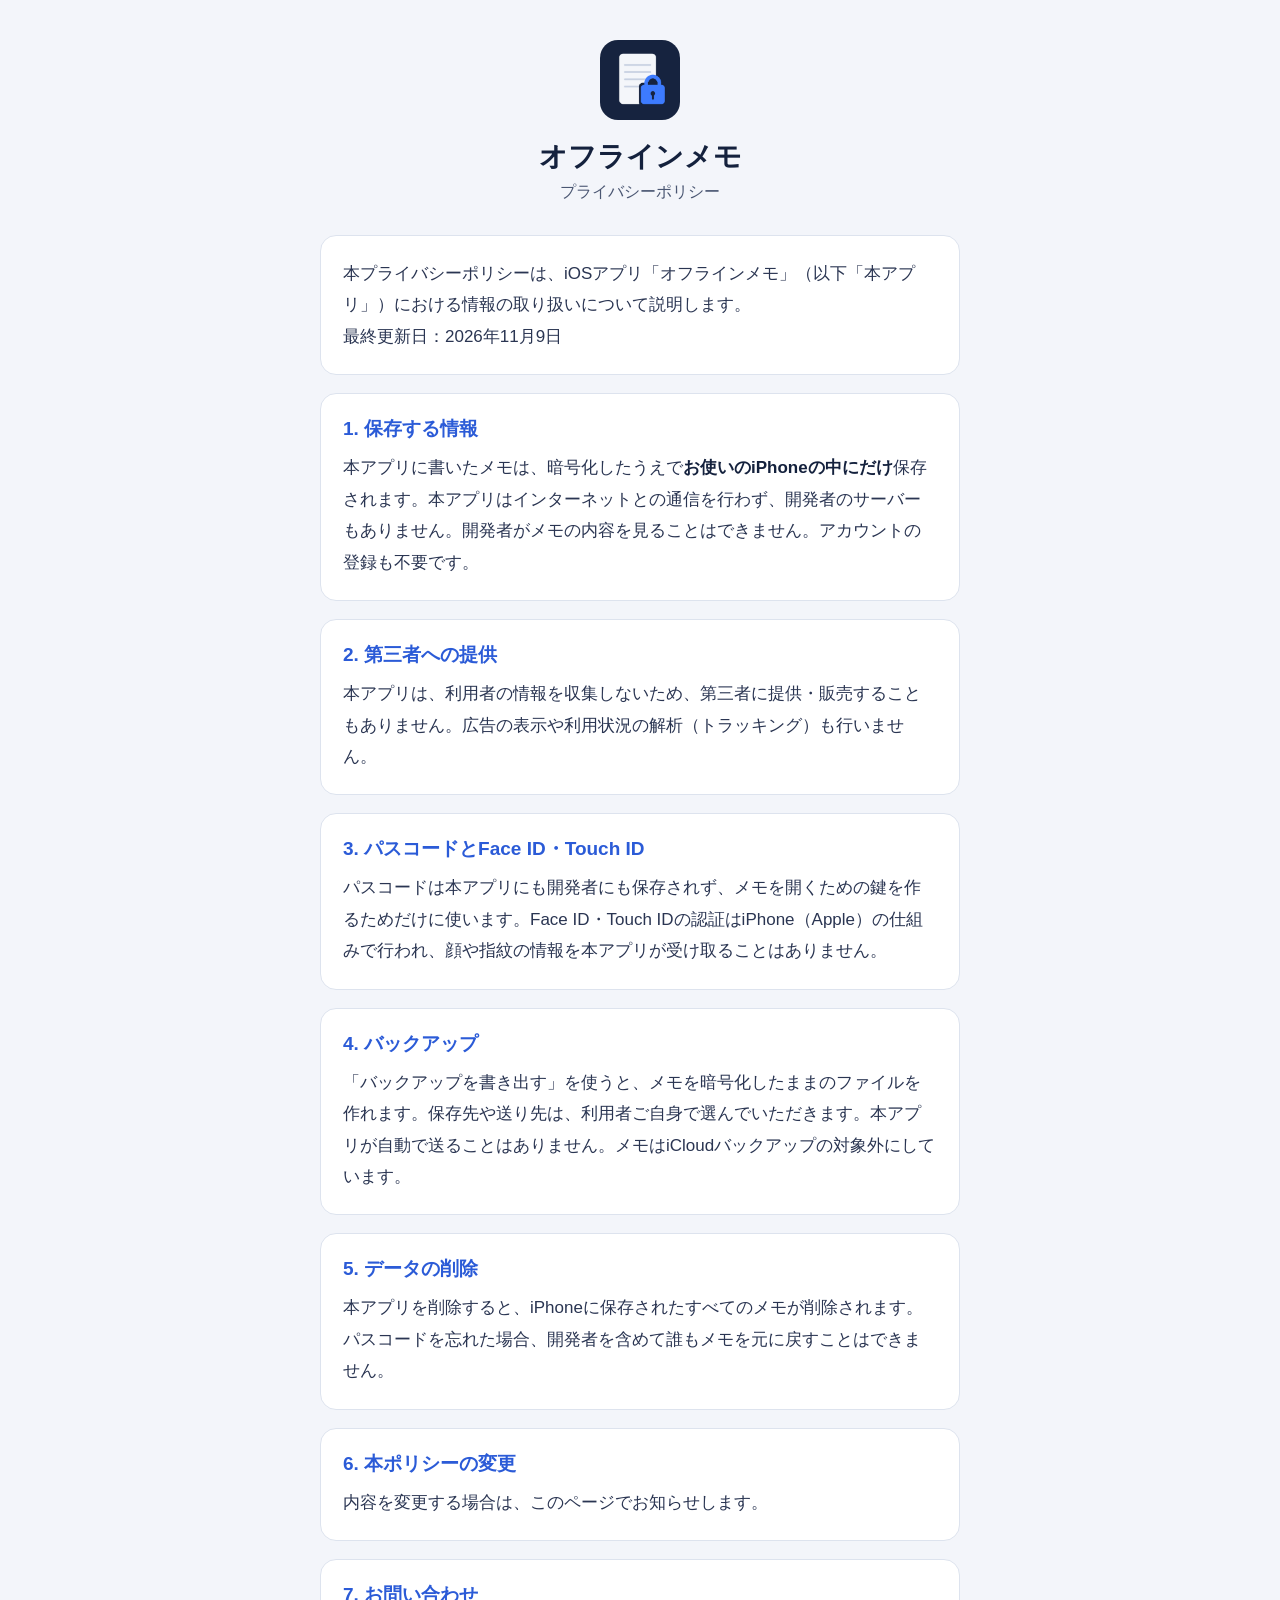
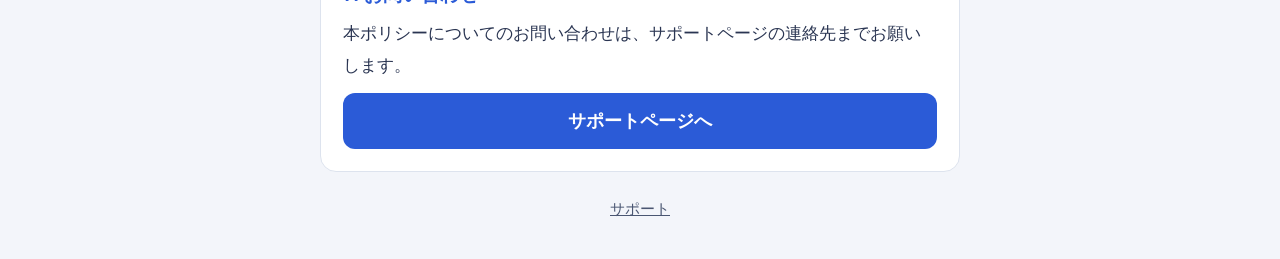
<file: index.html>
<!doctype html><html lang="ja"><head><meta charset="utf-8">
<meta name="viewport" content="width=device-width,initial-scale=1">
<title>プライバシーポリシー — オフラインメモ</title><link rel="stylesheet" href="style.css"></head>
<body><div class="container">
<div class="header"><img class="icon" src="icon.png" alt=""><h1>オフラインメモ</h1><p class="subtitle">プライバシーポリシー</p></div>
<div class="card"><p>本プライバシーポリシーは、iOSアプリ「オフラインメモ」（以下「本アプリ」）における情報の取り扱いについて説明します。<br>最終更新日：2026年11月9日</p></div>
<div class="card"><h2>1. 保存する情報</h2><p>本アプリに書いたメモは、暗号化したうえで<b>お使いのiPhoneの中にだけ</b>保存されます。本アプリはインターネットとの通信を行わず、開発者のサーバーもありません。開発者がメモの内容を見ることはできません。アカウントの登録も不要です。</p></div>
<div class="card"><h2>2. 第三者への提供</h2><p>本アプリは、利用者の情報を収集しないため、第三者に提供・販売することもありません。広告の表示や利用状況の解析（トラッキング）も行いません。</p></div>
<div class="card"><h2>3. パスコードとFace ID・Touch ID</h2><p>パスコードは本アプリにも開発者にも保存されず、メモを開くための鍵を作るためだけに使います。Face ID・Touch IDの認証はiPhone（Apple）の仕組みで行われ、顔や指紋の情報を本アプリが受け取ることはありません。</p></div>
<div class="card"><h2>4. バックアップ</h2><p>「バックアップを書き出す」を使うと、メモを暗号化したままのファイルを作れます。保存先や送り先は、利用者ご自身で選んでいただきます。本アプリが自動で送ることはありません。メモはiCloudバックアップの対象外にしています。</p></div>
<div class="card"><h2>5. データの削除</h2><p>本アプリを削除すると、iPhoneに保存されたすべてのメモが削除されます。パスコードを忘れた場合、開発者を含めて誰もメモを元に戻すことはできません。</p></div>
<div class="card"><h2>6. 本ポリシーの変更</h2><p>内容を変更する場合は、このページでお知らせします。</p></div>
<div class="card"><h2>7. お問い合わせ</h2><p>本ポリシーについてのお問い合わせは、サポートページの連絡先までお願いします。</p><a class="contact-btn" href="support.html">サポートページへ</a></div>
<div class="footer"><a href="support.html">サポート</a></div>
</div></body></html>
</file>
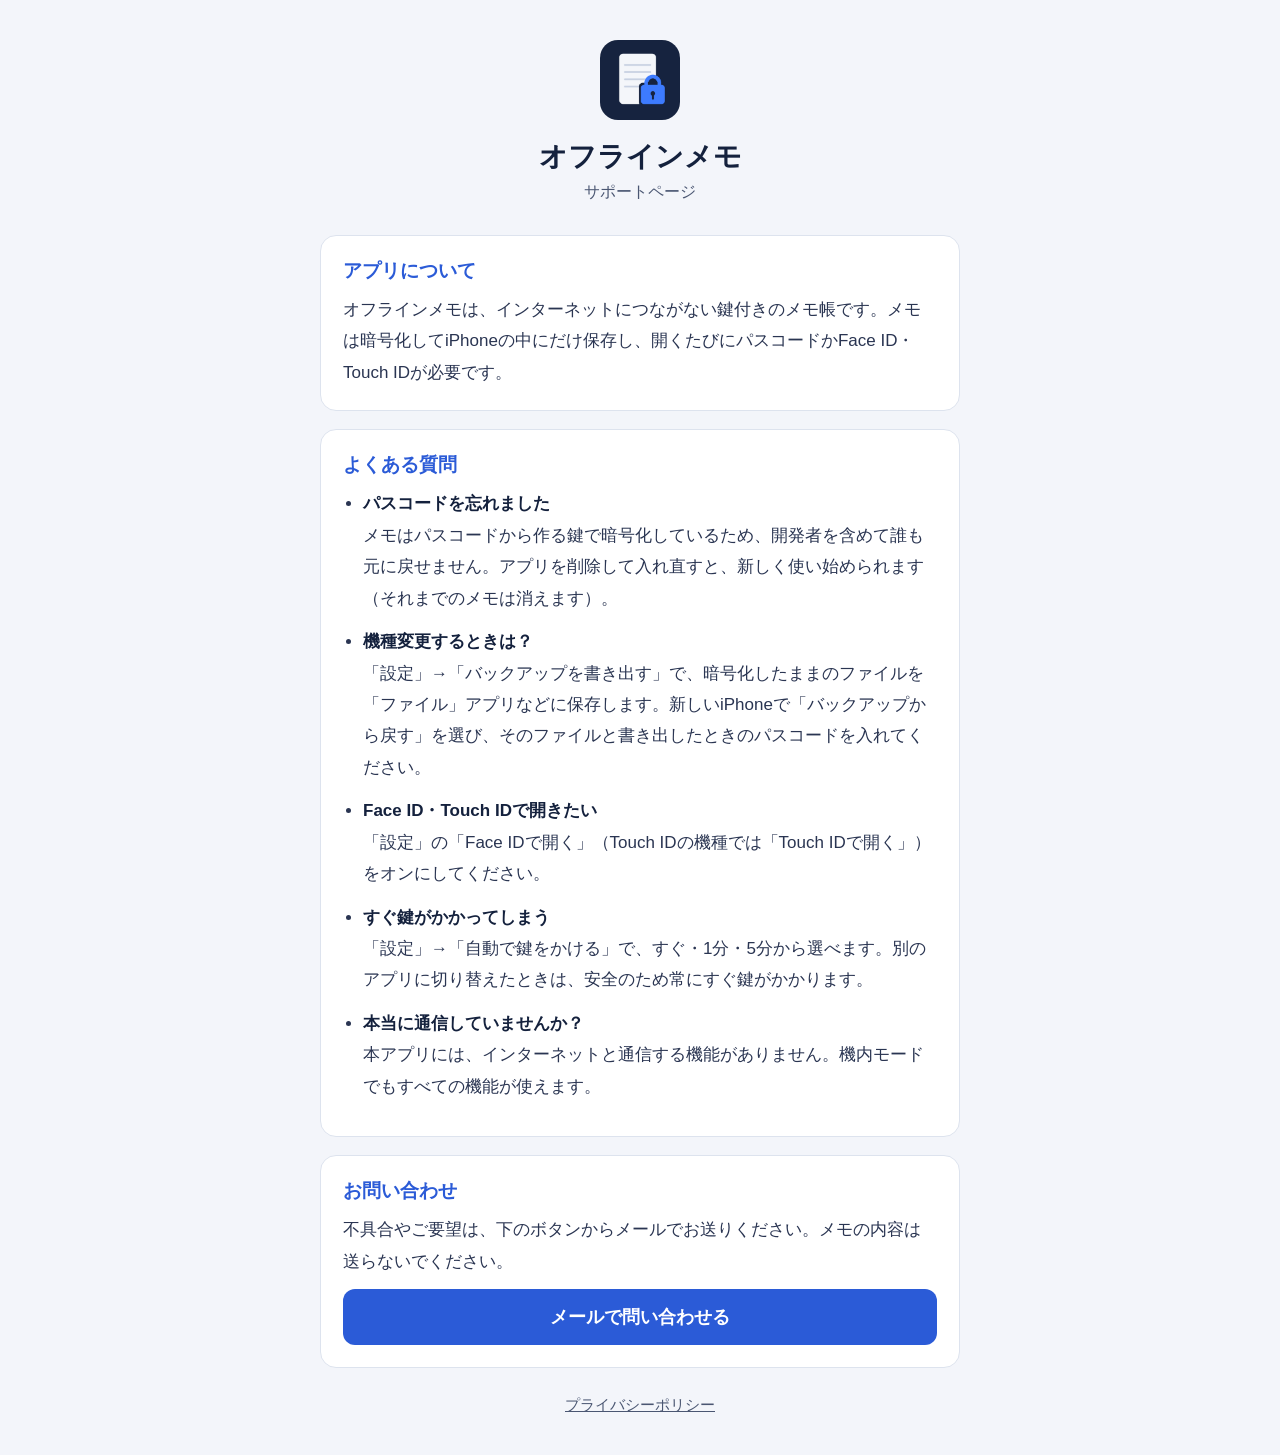
<file: support.html>
<!doctype html><html lang="ja"><head><meta charset="utf-8">
<meta name="viewport" content="width=device-width,initial-scale=1">
<title>サポート — オフラインメモ</title><link rel="stylesheet" href="style.css"></head>
<body><div class="container">
<div class="header"><img class="icon" src="icon.png" alt=""><h1>オフラインメモ</h1><p class="subtitle">サポートページ</p></div>
<div class="card"><h2>アプリについて</h2><p>オフラインメモは、インターネットにつながない鍵付きのメモ帳です。メモは暗号化してiPhoneの中にだけ保存し、開くたびにパスコードかFace ID・Touch IDが必要です。</p></div>
<div class="card"><h2>よくある質問</h2><ul>
<li><b>パスコードを忘れました</b><br>メモはパスコードから作る鍵で暗号化しているため、開発者を含めて誰も元に戻せません。アプリを削除して入れ直すと、新しく使い始められます（それまでのメモは消えます）。</li>
<li><b>機種変更するときは？</b><br>「設定」→「バックアップを書き出す」で、暗号化したままのファイルを「ファイル」アプリなどに保存します。新しいiPhoneで「バックアップから戻す」を選び、そのファイルと書き出したときのパスコードを入れてください。</li>
<li><b>Face ID・Touch IDで開きたい</b><br>「設定」の「Face IDで開く」（Touch IDの機種では「Touch IDで開く」）をオンにしてください。</li>
<li><b>すぐ鍵がかかってしまう</b><br>「設定」→「自動で鍵をかける」で、すぐ・1分・5分から選べます。別のアプリに切り替えたときは、安全のため常にすぐ鍵がかかります。</li>
<li><b>本当に通信していませんか？</b><br>本アプリには、インターネットと通信する機能がありません。機内モードでもすべての機能が使えます。</li>
</ul></div>
<div class="card"><h2>お問い合わせ</h2><p>不具合やご要望は、下のボタンからメールでお送りください。メモの内容は送らないでください。</p><a class="contact-btn" href="mailto:kenta19920120@icloud.com?subject=%E3%82%AA%E3%83%95%E3%83%A9%E3%82%A4%E3%83%B3%E3%83%A1%E3%83%A2%E3%81%AB%E3%81%A4%E3%81%84%E3%81%A6">メールで問い合わせる</a></div>
<div class="footer"><a href="index.html">プライバシーポリシー</a></div>
</div></body></html>
</file>
<file: style.css>
*{margin:0;padding:0;box-sizing:border-box}
body{font-family:-apple-system,BlinkMacSystemFont,"Hiragino Sans",sans-serif;background:#F3F5FA;color:#14213D;
     min-height:100vh;display:flex;flex-direction:column;align-items:center;padding:40px 18px}
.container{max-width:640px;width:100%}
.header{text-align:center;margin-bottom:32px}
.icon{width:80px;height:80px;border-radius:18px;margin-bottom:14px}
h1{font-size:28px;font-weight:800;margin-bottom:6px}
.subtitle{color:#4A5672;font-size:16px}
.card{background:#fff;border:1px solid #DDE3EE;border-radius:16px;padding:22px;margin-bottom:18px}
.card h2{font-size:19px;font-weight:800;margin-bottom:10px;color:#2B5BD7}
.card p,.card li{font-size:17px;line-height:1.85;color:#2A3552}
.card ul{padding-left:20px}
.card li{margin-bottom:12px}
.card b{color:#14213D}
.contact-btn{display:block;background:#2B5BD7;color:#fff;text-decoration:none;text-align:center;font-weight:800;
             font-size:18px;padding:16px 24px;border-radius:12px;margin-top:12px}
.footer{text-align:center;color:#6B7591;font-size:15px;margin-top:28px}
.footer a{color:#4A5672}
</file>
